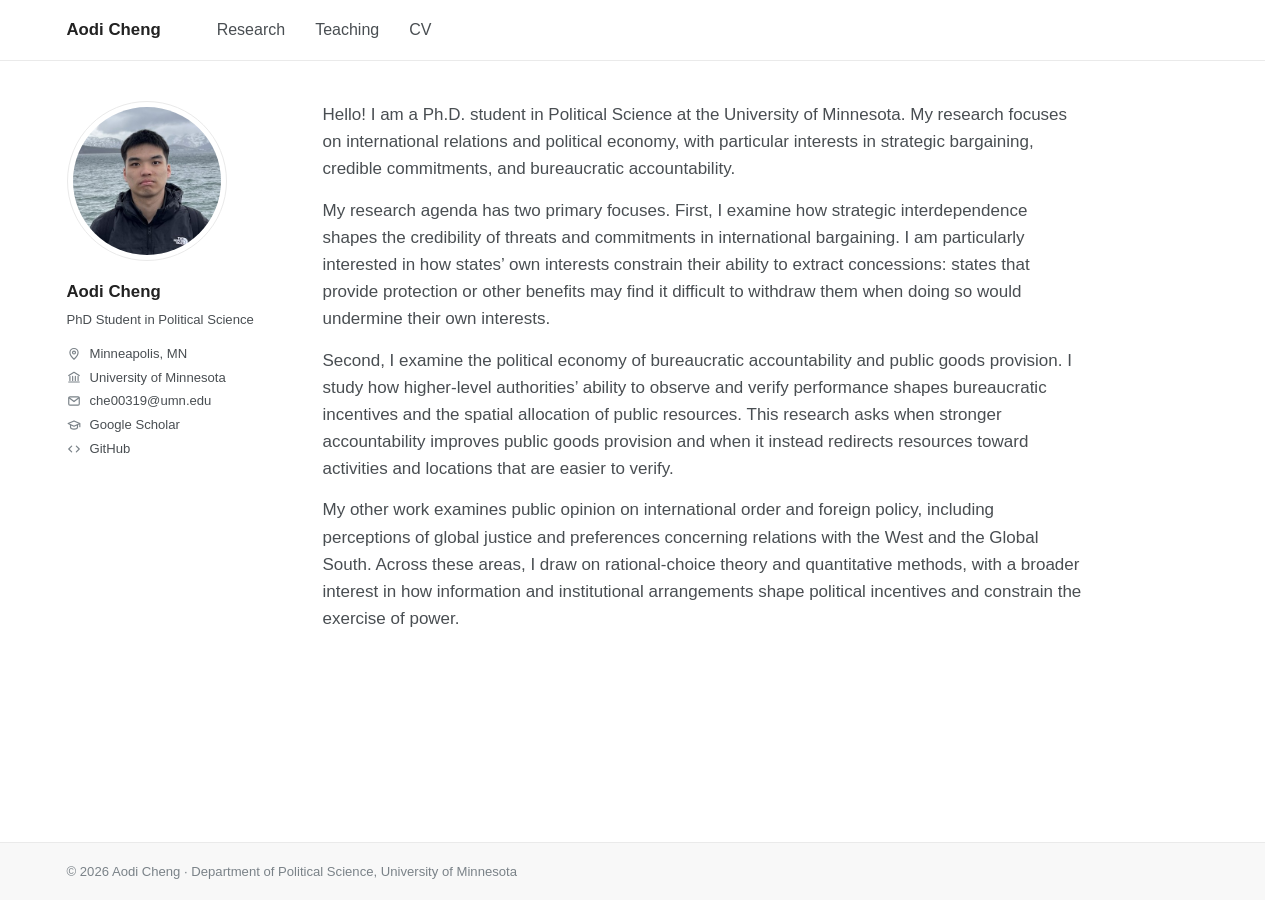
<file: index.html>
<!DOCTYPE html>
<html lang="en">
<head>
<meta charset="UTF-8">
<meta name="viewport" content="width=device-width, initial-scale=1.0">
<title>Aodi Cheng</title>
<meta name="description" content="Aodi Cheng, Ph.D. student in Political Science at the University of Minnesota. International relations and political economy: strategic bargaining, credible commitments, and bureaucratic accountability.">
<link rel="stylesheet" href="assets/style.css">
<script>
// Old single-page anchors (e.g. /#publications) now live on their own pages.
(function(){var m={"#publications":"research/#publications","#working-papers":"research/#working-papers",
"#presentations":"research/#presentations","#teaching":"teaching/","#background":"cv/"};
if(m[location.hash])location.replace(m[location.hash]);})();
</script>
</head>
<body>

<header class="masthead">
  <div class="masthead-inner">
    <a class="site-title" href="./">Aodi Cheng</a>
    <nav>
      <a href="research/">Research</a>
      <a href="teaching/">Teaching</a>
      <a href="cv/">CV</a>
    </nav>
  </div>
</header>

<div class="page">

<aside class="profile">
  <img class="avatar" src="assets/avatar.jpg" alt="Aodi Cheng">
  <div class="name">Aodi Cheng</div>
  <div class="role">PhD Student in Political Science</div>
  <ul>
    <li><svg class="icon"><use href="assets/icons.svg#pin"/></svg>Minneapolis, MN</li>
    <li><svg class="icon"><use href="assets/icons.svg#institution"/></svg>University of Minnesota</li>
    <li><svg class="icon"><use href="assets/icons.svg#mail"/></svg><a href="mailto:che00319@umn.edu">che00319@umn.edu</a></li>
    <li><svg class="icon"><use href="assets/icons.svg#scholar"/></svg><a href="https://scholar.google.com/citations?user=Y2xj0SMAAAAJ&amp;hl=en">Google Scholar</a></li>
    <li><svg class="icon"><use href="assets/icons.svg#code"/></svg><a href="https://github.com/AodiCheng1219">GitHub</a></li>
  </ul>
</aside>

<main>
  <p>Hello! I am a Ph.D. student in Political Science at the University of Minnesota. My research focuses on international relations and political economy, with particular interests in strategic bargaining, credible commitments, and bureaucratic accountability.</p>
  <p>My research agenda has two primary focuses. First, I examine how strategic interdependence shapes the credibility of threats and commitments in international bargaining. I am particularly interested in how states&rsquo; own interests constrain their ability to extract concessions: states that provide protection or other benefits may find it difficult to withdraw them when doing so would undermine their own interests.</p>
  <p>Second, I examine the political economy of bureaucratic accountability and public goods provision. I study how higher-level authorities&rsquo; ability to observe and verify performance shapes bureaucratic incentives and the spatial allocation of public resources. This research asks when stronger accountability improves public goods provision and when it instead redirects resources toward activities and locations that are easier to verify.</p>
  <p>My other work examines public opinion on international order and foreign policy, including perceptions of global justice and preferences concerning relations with the West and the Global South. Across these areas, I draw on rational-choice theory and quantitative methods, with a broader interest in how information and institutional arrangements shape political incentives and constrain the exercise of power.</p>
</main>

</div>

<footer><div>&copy; 2026 Aodi Cheng &middot; Department of Political Science, University of Minnesota</div></footer>

</body>
</html>
</file>
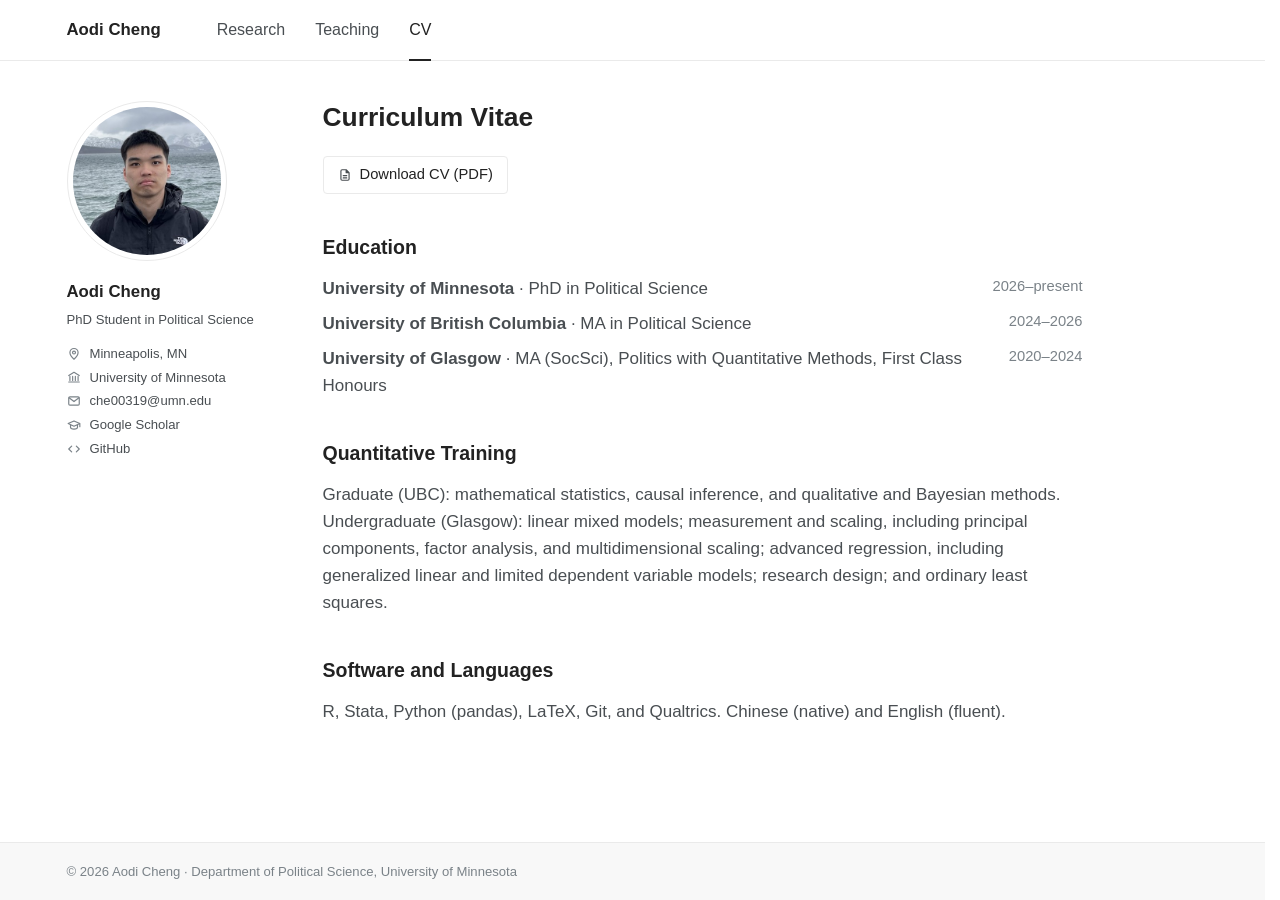
<file: cv/index.html>
<!DOCTYPE html>
<html lang="en">
<head>
<meta charset="UTF-8">
<meta name="viewport" content="width=device-width, initial-scale=1.0">
<title>CV &ndash; Aodi Cheng</title>
<meta name="description" content="Curriculum vitae of Aodi Cheng: education, quantitative training, and software.">
<link rel="stylesheet" href="../assets/style.css">
</head>
<body>

<header class="masthead">
  <div class="masthead-inner">
    <a class="site-title" href="../">Aodi Cheng</a>
    <nav>
      <a href="../research/">Research</a>
      <a href="../teaching/">Teaching</a>
      <a href="../cv/" aria-current="page">CV</a>
    </nav>
  </div>
</header>

<div class="page">

<aside class="profile">
  <img class="avatar" src="../assets/avatar.jpg" alt="Aodi Cheng">
  <div class="name">Aodi Cheng</div>
  <div class="role">PhD Student in Political Science</div>
  <ul>
    <li><svg class="icon"><use href="../assets/icons.svg#pin"/></svg>Minneapolis, MN</li>
    <li><svg class="icon"><use href="../assets/icons.svg#institution"/></svg>University of Minnesota</li>
    <li><svg class="icon"><use href="../assets/icons.svg#mail"/></svg><a href="mailto:che00319@umn.edu">che00319@umn.edu</a></li>
    <li><svg class="icon"><use href="../assets/icons.svg#scholar"/></svg><a href="https://scholar.google.com/citations?user=Y2xj0SMAAAAJ&amp;hl=en">Google Scholar</a></li>
    <li><svg class="icon"><use href="../assets/icons.svg#code"/></svg><a href="https://github.com/AodiCheng1219">GitHub</a></li>
  </ul>
</aside>

<main>
  <h1>Curriculum Vitae</h1>
  <p><a class="button" href="../CV_AodiCheng.pdf"><svg class="icon"><use href="../assets/icons.svg#file"/></svg>Download CV (PDF)</a></p>

  <h2>Education</h2>
  <dl class="cvlist">
    <dt><b>University of Minnesota</b> &middot; PhD in Political Science</dt><dd>2026&ndash;present</dd>
    <dt><b>University of British Columbia</b> &middot; MA in Political Science</dt><dd>2024&ndash;2026</dd>
    <dt><b>University of Glasgow</b> &middot; MA (SocSci), Politics with Quantitative Methods, First Class Honours</dt><dd>2020&ndash;2024</dd>
  </dl>

  <h2>Quantitative Training</h2>
  <p>Graduate (UBC): mathematical statistics, causal inference, and qualitative and Bayesian methods. Undergraduate (Glasgow): linear mixed models; measurement and scaling, including principal components, factor analysis, and multidimensional scaling; advanced regression, including generalized linear and limited dependent variable models; research design; and ordinary least squares.</p>

  <h2>Software and Languages</h2>
  <p>R, Stata, Python (pandas), LaTeX, Git, and Qualtrics. Chinese (native) and English (fluent).</p>
</main>

</div>

<footer><div>&copy; 2026 Aodi Cheng &middot; Department of Political Science, University of Minnesota</div></footer>

</body>
</html>
</file>
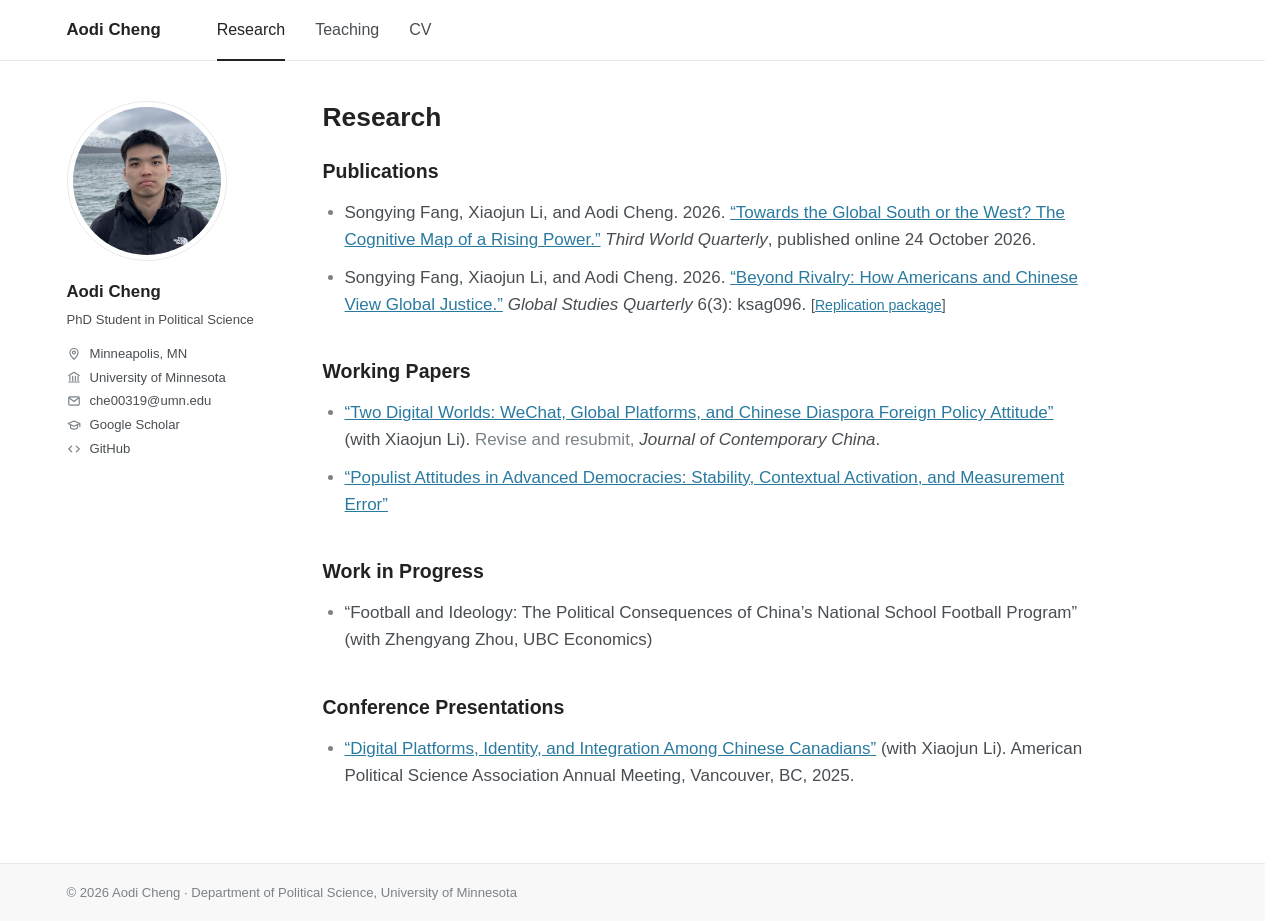
<file: research/index.html>
<!DOCTYPE html>
<html lang="en">
<head>
<meta charset="UTF-8">
<meta name="viewport" content="width=device-width, initial-scale=1.0">
<title>Research &ndash; Aodi Cheng</title>
<meta name="description" content="Publications, working papers, and conference presentations by Aodi Cheng.">
<link rel="stylesheet" href="../assets/style.css">
</head>
<body>

<header class="masthead">
  <div class="masthead-inner">
    <a class="site-title" href="../">Aodi Cheng</a>
    <nav>
      <a href="../research/" aria-current="page">Research</a>
      <a href="../teaching/">Teaching</a>
      <a href="../cv/">CV</a>
    </nav>
  </div>
</header>

<div class="page">

<aside class="profile">
  <img class="avatar" src="../assets/avatar.jpg" alt="Aodi Cheng">
  <div class="name">Aodi Cheng</div>
  <div class="role">PhD Student in Political Science</div>
  <ul>
    <li><svg class="icon"><use href="../assets/icons.svg#pin"/></svg>Minneapolis, MN</li>
    <li><svg class="icon"><use href="../assets/icons.svg#institution"/></svg>University of Minnesota</li>
    <li><svg class="icon"><use href="../assets/icons.svg#mail"/></svg><a href="mailto:che00319@umn.edu">che00319@umn.edu</a></li>
    <li><svg class="icon"><use href="../assets/icons.svg#scholar"/></svg><a href="https://scholar.google.com/citations?user=Y2xj0SMAAAAJ&amp;hl=en">Google Scholar</a></li>
    <li><svg class="icon"><use href="../assets/icons.svg#code"/></svg><a href="https://github.com/AodiCheng1219">GitHub</a></li>
  </ul>
</aside>

<main>
  <h1>Research</h1>

  <h2 id="publications">Publications</h2>
  <ul>
    <li>Songying Fang, Xiaojun Li, and Aodi Cheng. 2026.
      <a href="https://doi.org/10.1080/01436597.2026.2743773">&ldquo;Towards the Global South or the West? The Cognitive Map of a Rising Power.&rdquo;</a>
      <span class="venue">Third World Quarterly</span>, published online 24 October 2026.</li>
    <li>Songying Fang, Xiaojun Li, and Aodi Cheng. 2026.
      <a href="https://doi.org/10.1093/isagsq/ksag096">&ldquo;Beyond Rivalry: How Americans and Chinese View Global Justice.&rdquo;</a>
      <span class="venue">Global Studies Quarterly</span> 6(3): ksag096.
      <span class="extra">[<a href="https://doi.org/10.7910/DVN/VILKRV">Replication package</a>]</span></li>
  </ul>

  <h2 id="working-papers">Working Papers</h2>
  <ul>
    <li><a href="https://www.dropbox.com/scl/fi/4n9087gjdqoxspnoq5dir/JCC_Li_and_Cheng.pdf?rlkey=ti86a9d6sjjt57z6fw4hqqkyg&amp;st=fvmkbgds&amp;raw=1">&ldquo;Two Digital Worlds: WeChat, Global Platforms, and Chinese Diaspora Foreign Policy Attitude&rdquo;</a>
      (with Xiaojun Li). <span class="note">Revise and resubmit,</span> <span class="venue">Journal of Contemporary China</span>.</li>
    <li><a href="https://www.dropbox.com/scl/fi/pboyu7vhjpkrejue7mpv6/Populist-Attitude-Paper.pdf?rlkey=ll86l3gtokdib95v7eblzaxnh&amp;st=4jx3nan2&amp;dl=0">&ldquo;Populist Attitudes in Advanced Democracies: Stability, Contextual Activation, and Measurement Error&rdquo;</a></li>
  </ul>

  <h2 id="in-progress">Work in Progress</h2>
  <ul>
    <li>&ldquo;Football and Ideology: The Political Consequences of China&rsquo;s National School Football Program&rdquo; (with Zhengyang Zhou, UBC Economics)</li>
  </ul>

  <h2 id="presentations">Conference Presentations</h2>
  <ul>
    <li><a href="https://www.dropbox.com/scl/fi/1541nfx17195kywkeogat/APSA-Paper.pdf?rlkey=joyy6yaonbn1ntwinw4cwdy1w&amp;st=8rooelw6&amp;raw=1">&ldquo;Digital Platforms, Identity, and Integration Among Chinese Canadians&rdquo;</a>
      (with Xiaojun Li). American Political Science Association Annual Meeting, Vancouver, BC, 2025.</li>
  </ul>
</main>

</div>

<footer><div>&copy; 2026 Aodi Cheng &middot; Department of Political Science, University of Minnesota</div></footer>

</body>
</html>
</file>
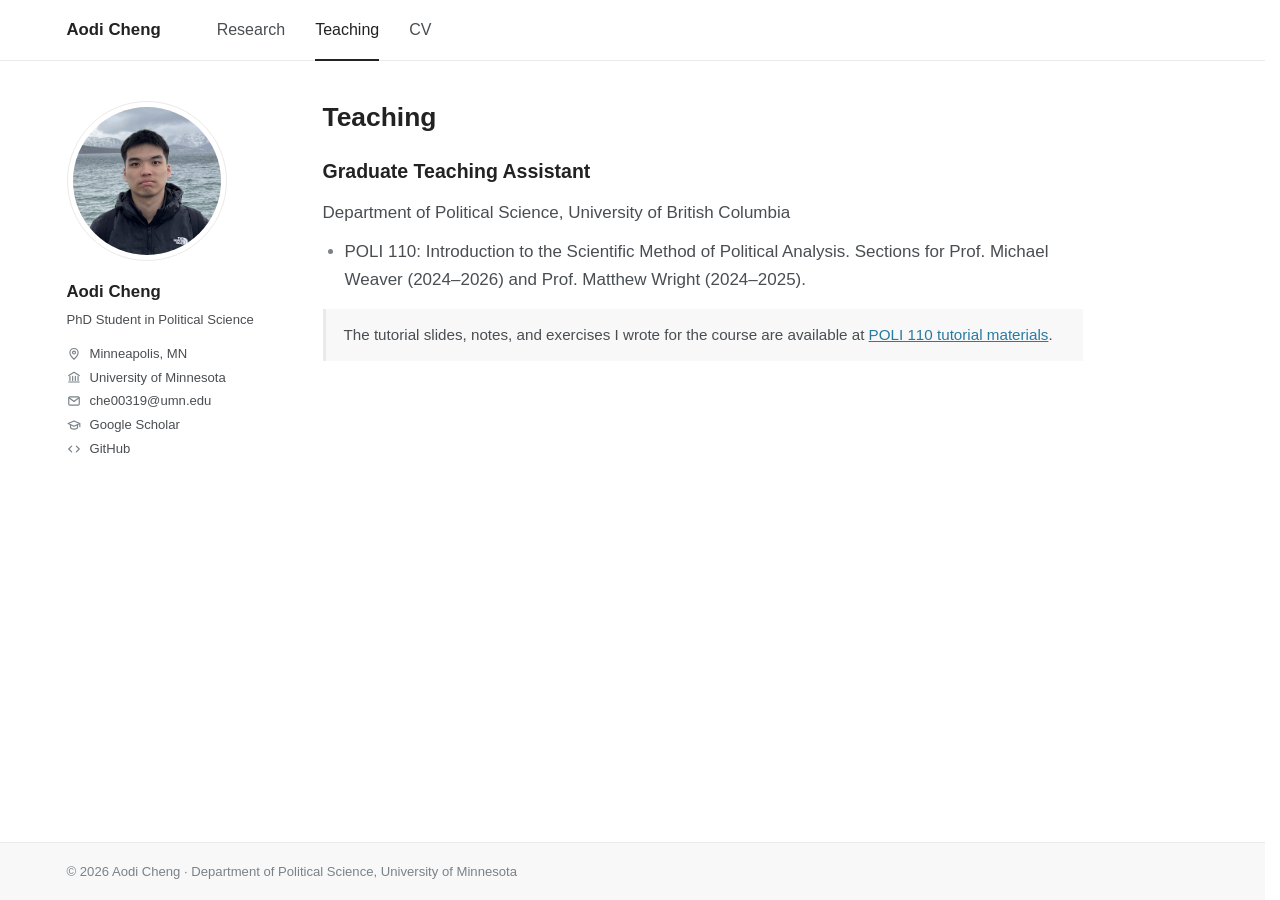
<file: teaching/index.html>
<!DOCTYPE html>
<html lang="en">
<head>
<meta charset="UTF-8">
<meta name="viewport" content="width=device-width, initial-scale=1.0">
<title>Teaching &ndash; Aodi Cheng</title>
<meta name="description" content="Teaching by Aodi Cheng, including POLI 110 tutorial materials at the University of British Columbia.">
<link rel="stylesheet" href="../assets/style.css">
</head>
<body>

<header class="masthead">
  <div class="masthead-inner">
    <a class="site-title" href="../">Aodi Cheng</a>
    <nav>
      <a href="../research/">Research</a>
      <a href="../teaching/" aria-current="page">Teaching</a>
      <a href="../cv/">CV</a>
    </nav>
  </div>
</header>

<div class="page">

<aside class="profile">
  <img class="avatar" src="../assets/avatar.jpg" alt="Aodi Cheng">
  <div class="name">Aodi Cheng</div>
  <div class="role">PhD Student in Political Science</div>
  <ul>
    <li><svg class="icon"><use href="../assets/icons.svg#pin"/></svg>Minneapolis, MN</li>
    <li><svg class="icon"><use href="../assets/icons.svg#institution"/></svg>University of Minnesota</li>
    <li><svg class="icon"><use href="../assets/icons.svg#mail"/></svg><a href="mailto:che00319@umn.edu">che00319@umn.edu</a></li>
    <li><svg class="icon"><use href="../assets/icons.svg#scholar"/></svg><a href="https://scholar.google.com/citations?user=Y2xj0SMAAAAJ&amp;hl=en">Google Scholar</a></li>
    <li><svg class="icon"><use href="../assets/icons.svg#code"/></svg><a href="https://github.com/AodiCheng1219">GitHub</a></li>
  </ul>
</aside>

<main>
  <h1>Teaching</h1>

  <h2>Graduate Teaching Assistant</h2>
  <p>Department of Political Science, University of British Columbia</p>
  <ul style="margin-top:12px">
    <li>POLI 110: Introduction to the Scientific Method of Political Analysis. Sections for Prof. Michael Weaver (2024&ndash;2026) and Prof. Matthew Wright (2024&ndash;2025).</li>
  </ul>
  <p class="panel">The tutorial slides, notes, and exercises I wrote for the course are available at
  <a href="https://aodicheng1219.github.io/POLI110-A.Cheng-TA-material/">POLI 110 tutorial materials</a>.</p>
</main>

</div>

<footer><div>&copy; 2026 Aodi Cheng &middot; Department of Political Science, University of Minnesota</div></footer>

</body>
</html>
</file>
<file: assets/style.css>
*{margin:0;padding:0;box-sizing:border-box}
:root{
  --ink:#494e52; --strong:#222; --muted:#7a8288; --rule:#eaeaea; --bg:#fff; --panel:#f8f8f8;
  --link:#2a7aa0; --link-hover:#1b5470;
}
html{-webkit-text-size-adjust:100%;scrollbar-gutter:stable}
body{font-family:-apple-system,BlinkMacSystemFont,"Segoe UI",Roboto,"Helvetica Neue",Arial,sans-serif;
     font-size:17px;line-height:1.6;color:var(--ink);background:var(--bg);
     min-height:100vh;display:flex;flex-direction:column}
a{color:var(--link)}
a:hover{color:var(--link-hover)}

/* top bar */
.masthead{border-bottom:1px solid var(--rule);background:var(--bg)}
.masthead-inner{max-width:1180px;margin:0 auto;padding:0 24px;height:60px;display:flex;align-items:center;gap:56px}
.site-title{font-weight:700;color:var(--strong);text-decoration:none;font-size:1.05rem;white-space:nowrap}
.site-title:hover{color:var(--strong)}
.masthead nav{display:flex;gap:30px}
.masthead nav a{color:var(--ink);text-decoration:none;font-size:1rem;padding:18px 0 16px;border-bottom:2px solid transparent}
.masthead nav a:hover{color:var(--strong);border-bottom-color:var(--rule)}
.masthead nav a[aria-current="page"]{color:var(--strong);border-bottom-color:var(--strong)}

/* page */
.page{flex:1 0 auto;width:100%;max-width:1180px;margin:0 auto;padding:40px 24px 64px;display:grid;grid-template-columns:200px minmax(0,760px);gap:56px}

/* left profile */
.profile{position:sticky;top:32px;align-self:start;font-size:.82rem}
.avatar{width:160px;height:160px;border-radius:50%;object-fit:cover;padding:5px;border:1px solid var(--rule);display:block}
.profile .name{font-size:1.05rem;font-weight:700;color:var(--strong);margin:18px 0 4px}
.profile .role{color:var(--ink);line-height:1.45}
.profile ul{list-style:none;margin-top:16px}
.profile li{display:flex;align-items:center;gap:9px;margin-bottom:6px;line-height:1.35}
.profile li a{color:var(--ink);text-decoration:none}
.profile li a:hover{color:var(--link);text-decoration:underline}
.icon{width:14px;height:14px;flex:none;stroke:var(--muted);fill:none;stroke-width:2;stroke-linecap:round;stroke-linejoin:round}

/* content */
main h1{font-size:1.65rem;color:var(--strong);line-height:1.25;margin-bottom:22px}
main h2{font-size:1.22rem;color:var(--strong);margin:38px 0 12px}
main h1+h2{margin-top:0}
main p+p{margin-top:14px}
main .lede{font-size:1.05rem}
main ul{padding-left:22px}
main ul li{margin-bottom:10px}
main ul li::marker{color:var(--muted)}
.venue{font-style:italic}
.note{color:var(--muted)}
.extra{font-size:.88rem;white-space:nowrap}
.panel{background:var(--panel);border-left:3px solid var(--rule);padding:14px 18px;font-size:.95rem;margin-top:16px}
.button{display:inline-flex;align-items:center;gap:8px;border:1px solid var(--rule);border-radius:4px;padding:6px 14px;
        text-decoration:none;font-size:.92rem;color:var(--strong)}
.button:hover{border-color:var(--muted);color:var(--strong)}
.button .icon{stroke:var(--ink)}

dl.cvlist{display:grid;grid-template-columns:1fr auto;gap:8px 24px}
dl.cvlist dd{color:var(--muted);font-size:.92rem;white-space:nowrap;text-align:right}

footer{border-top:1px solid var(--rule);background:var(--panel);color:var(--muted);font-size:.82rem}
footer div{max-width:1180px;margin:0 auto;padding:18px 24px}

/* tablet and phone: profile becomes a header block above the content */
@media (max-width:860px){
  .masthead-inner{gap:28px;padding:0 16px}
  .masthead nav{gap:20px}
  .page{grid-template-columns:1fr;gap:28px;padding:24px 16px 48px}
  footer div{padding:16px}
  .profile{position:static;display:grid;grid-template-columns:88px 1fr;gap:0 18px;align-items:center;
           padding-bottom:20px;border-bottom:1px solid var(--rule)}
  .avatar{width:88px;height:88px;padding:3px;grid-row:1/span 2}
  .profile .name{margin:0 0 2px;align-self:end}
  .profile .role{align-self:start}
  .profile ul{grid-column:1/-1;display:flex;flex-wrap:wrap;gap:6px 18px;margin-top:16px}
  .profile li{margin:0}
  main h1{font-size:1.45rem}
}
@media (max-width:420px){
  body{font-size:16px}
  .masthead-inner{gap:18px}
  .masthead nav{gap:14px}
  .masthead nav a{font-size:.95rem}
  dl.cvlist{grid-template-columns:1fr}
  dl.cvlist dd{text-align:left;margin:-6px 0 6px}
}
</file>
